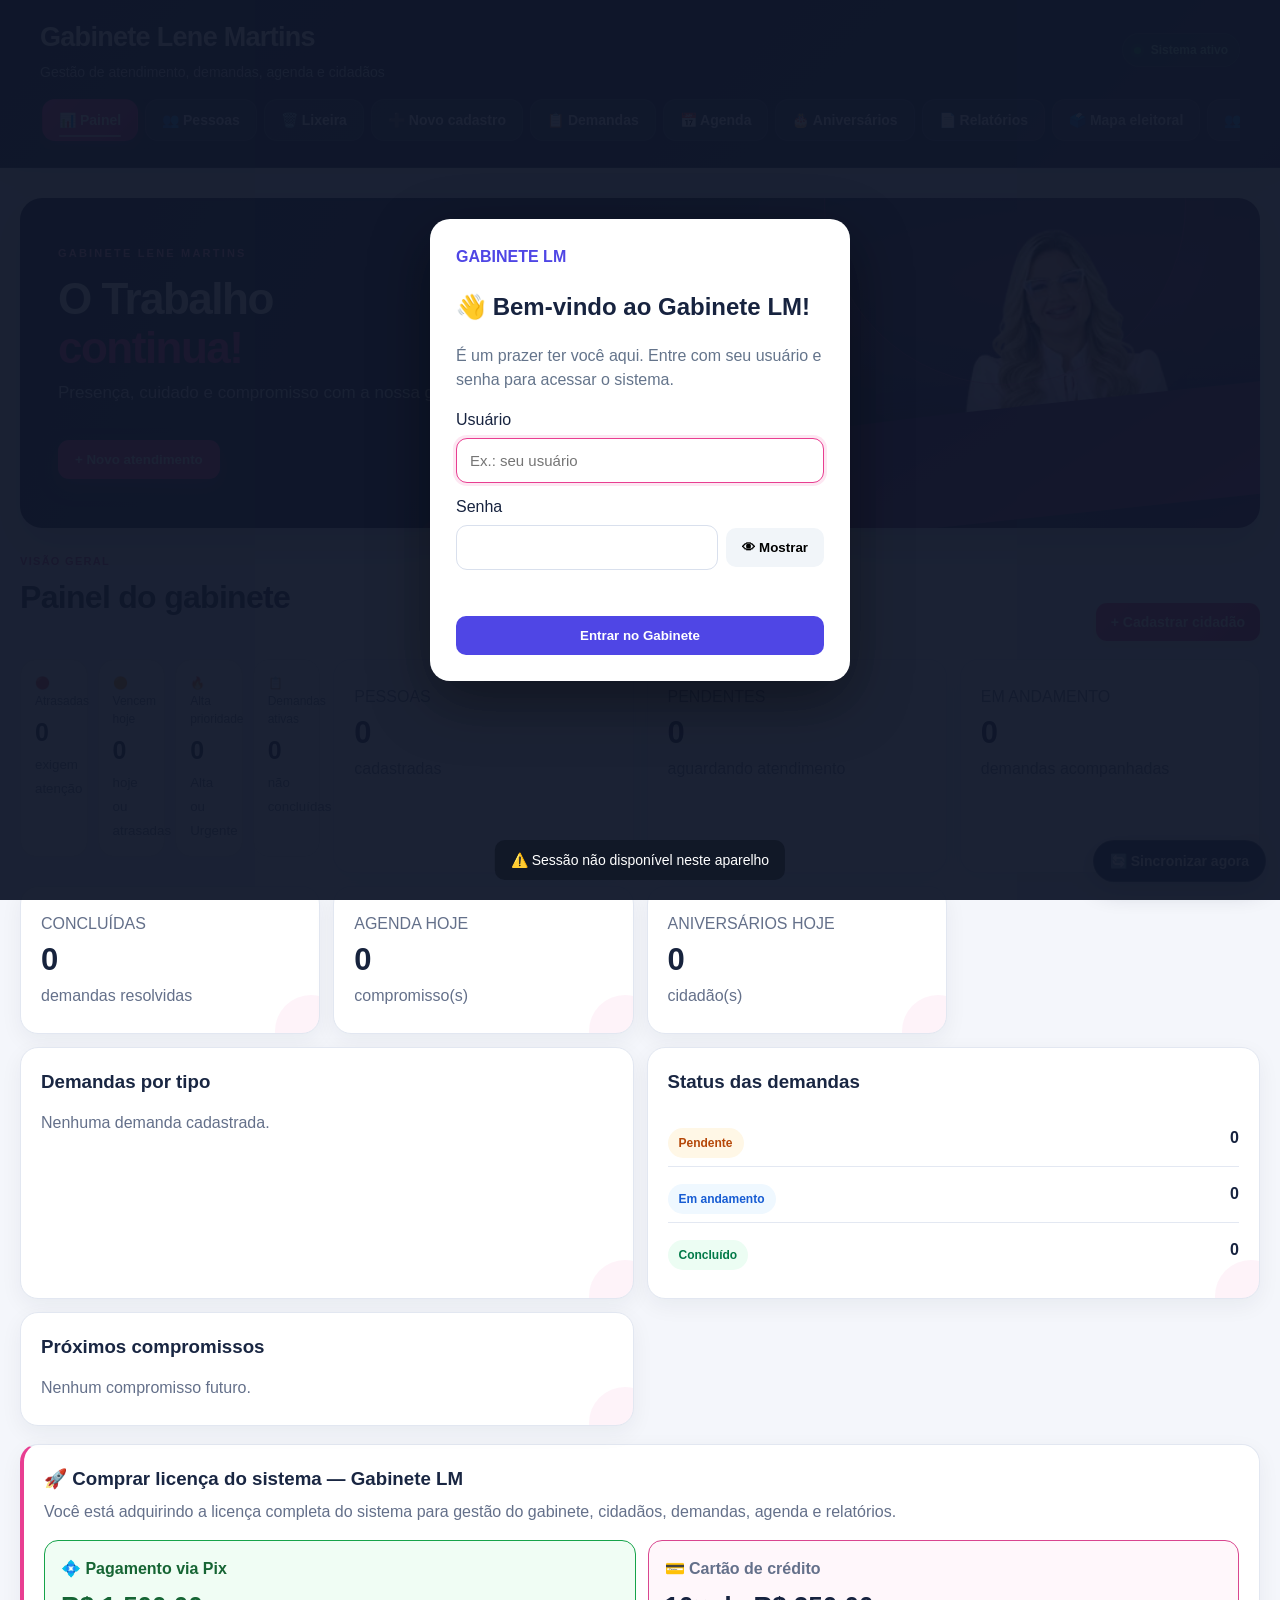
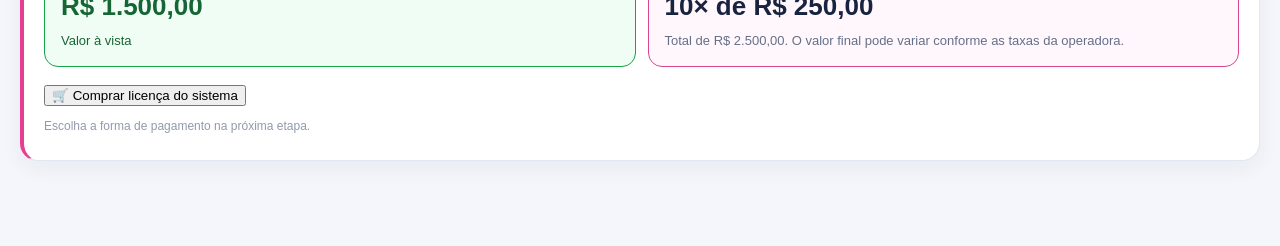
<file: index.html>
<!DOCTYPE html><html lang="pt-BR"><head><meta charset="UTF-8"><meta name="viewport" content="width=device-width, initial-scale=1.0"><meta name="theme-color" content="#111b35"><meta name="mobile-web-app-capable" content="yes"><meta name="application-name" content="Gabinete LM"><meta name="format-detection" content="telephone=no"><meta name="apple-mobile-web-app-capable" content="yes"><meta name="apple-mobile-web-app-status-bar-style" content="default"><meta name="apple-mobile-web-app-title" content="Gabinete Lene Martins"><link rel="apple-touch-icon" href="icons/icon-512.svg?v=3002"><link rel="icon" href="icons/icon-192.svg?v=3002" type="image/svg+xml"><title>Gabinete Lene Martins</title><link rel="manifest" href="manifest.webmanifest?v=3010"><link rel="stylesheet" href="style.css?v=2015"><link rel="stylesheet" href="ficha-extra.css?v=2001"></head><body><header class="topo"><div class="marca"><div><h1>Gabinete Lene Martins</h1><p>Gestão de atendimento, demandas, agenda e cidadãos</p></div><span class="online"><i></i> Sistema ativo</span></div><nav class="menu"><button data-permissao="painel" onclick="mostrarAba('painel')">📊 Painel</button><button data-permissao="pessoas" onclick="mostrarAba('pessoas')">👥 Pessoas</button><button data-permissao="pessoas" onclick="mostrarAba('lixeira')">🗑️ Lixeira</button><button data-permissao="cadastro" onclick="mostrarAba('cadastro')">➕ Novo cadastro</button><button data-permissao="demandas" onclick="mostrarAba('demandas')">📋 Demandas</button><button data-permissao="agenda" onclick="mostrarAba('agenda')">📅 Agenda</button><button data-permissao="aniversarios" onclick="mostrarAba('aniversarios')">🎂 Aniversários</button><button data-permissao="relatorios" onclick="mostrarAba('relatorios')">📄 Relatórios</button><button data-permissao="relatorios" onclick="mostrarAba('mapa-eleitoral')">🗳️ Mapa eleitoral</button><button data-permissao="configuracoes" type="button" onclick="abrirEquipeGabinete()">👥 Equipe</button><button data-permissao="configuracoes" type="button" onclick="abrirAuditoriaGabinete()">🛡️ Auditoria</button><button type="button" onclick="abrirPerfisGabinete()">👤 Perfil</button></nav><script>(function(){'use strict';var nav=document.querySelector('.menu');if(!nav)return;function active(id){nav.querySelectorAll('button').forEach(function(b){var m=(b.getAttribute('onclick')||'').match(/mostrarAba\(['"]([^'"]+)/);var on=!!m&&m[1]===id;b.classList.toggle('menu-ativo',on);if(on)b.setAttribute('aria-current','page');else b.removeAttribute('aria-current')})}nav.addEventListener('click',function(e){var b=e.target.closest('button');if(!b)return;var m=(b.getAttribute('onclick')||'').match(/mostrarAba\(['"]([^'"]+)/);if(m)active(m[1])});active('painel')})();</script></header><main><section id="painel" class="tab" style="display:block"><section class="hero-trabalho" aria-label="O Trabalho continua"><div class="hero-texto"><span class="hero-selo">GABINETE LENE MARTINS</span><h3>O Trabalho <em>continua!</em></h3><p>Presença, cuidado e compromisso com a nossa gente.</p><button type="button" onclick="mostrarAba(&quot;cadastro&quot;)">+ Novo atendimento</button></div><div class="hero-assinatura">GESTÃO • ATENDIMENTO • RESULTADOS</div></section><div class="titulo-aba"><div><span class="eyebrow">VISÃO GERAL</span><h2>Painel do gabinete</h2></div><button class="btn-secundario" onclick="mostrarAba('cadastro')">+ Cadastrar cidadão</button></div><div id="painelConteudo" class="painel-grid"></div></section><section id="pessoas" class="tab"><div class="titulo-aba"><div><span class="eyebrow">ATENDIMENTO</span><h2>Pessoas</h2></div><div class="acoes-topo"><button class="btn-secundario" onclick="mostrarAba('cadastro')">+ Novo cadastro</button><button onclick="imprimirPessoas()">🖨️ Imprimir / PDF</button></div></div><div class="filtros"><input id="buscaPessoa" type="search" placeholder="🔎 Nome, CPF, telefone ou demanda..."><input id="filtroBairro" type="search" placeholder="📍 Filtrar por bairro"></div><div id="listaPessoas"></div></section><section id="lixeira" class="tab"><div class="titulo-aba"><div><span class="eyebrow">RECUPERAÇÃO</span><h2>Lixeira de cadastros</h2><p>Os cadastros movidos para cá podem ser restaurados.</p></div><button class="btn-secundario" onclick="mostrarAba('pessoas')">← Voltar para pessoas</button></div><div class="filtros"><input id="buscaLixeira" type="search" placeholder="🔎 Buscar na lixeira por nome, CPF, telefone ou bairro"></div><div id="listaLixeira"></div></section><section id="cadastro" class="tab"><div class="titulo-aba"><div><span class="eyebrow">ATENDIMENTO</span><h2>Novo cadastro</h2></div><button class="btn-secundario" onclick="mostrarAba('pessoas')">← Voltar</button></div><form id="formCadastro"><div class="form-grid"><div class="campo campo-grande"><label>Nome completo *</label><input name="nome" required></div><div class="campo"><label>Nome da mãe</label><input name="mae"></div><div class="campo"><label>Apelido</label><input name="apelido" placeholder="Como a pessoa é conhecida"></div><div class="campo"><label>Data de nascimento</label><input name="nascimento" type="text" inputmode="numeric" maxlength="10" placeholder="DD/MM/AAAA" autocomplete="bday"></div><div class="campo"><label>CPF</label><input name="cpf" inputmode="numeric"></div><div class="campo"><label>Cartão SUS</label><input name="sus" inputmode="numeric"></div><div class="campo"><label>Telefone / WhatsApp</label><input name="telefone" type="tel"></div><div class="campo"><label>Bairro / Comunidade</label><input name="bairro"></div><div class="campo campo-grande"><label>Local de votação / escola</label><input name="localVotacao" placeholder="Ex.: Escola Amabílio, Escola Guadalupe"></div><div class="campo"><label>Código do local de votação (opcional)</label><input name="codigoLocalVotacao" inputmode="numeric" placeholder="Código oficial do TSE"></div><div class="campo"><label>Zona eleitoral</label><input name="zonaEleitoral" inputmode="numeric" maxlength="3" placeholder="Ex.: 015"></div><div class="campo"><label>Seção eleitoral</label><input name="secaoEleitoral" inputmode="numeric" maxlength="4" placeholder="Ex.: 0209"></div><div class="campo campo-grande"><label>Endereço</label><input name="endereco"></div><div class="campo"><label>CEP</label><input name="cep" inputmode="numeric" maxlength="9" placeholder="00000-000"></div><div class="campo"><label>Estado / origem</label><input name="cidadeOrigem" placeholder="Ex.: Pará"></div><div class="campo"><label>Raça / Cor</label><input name="racaCor"></div><div class="campo"><label>Nacionalidade</label><input name="nacionalidade" value="Brasileira"></div><div class="campo campo-grande"><label>Ponto de referência</label><input name="pontoReferencia" placeholder="Ex.: perto da igreja, ao lado da escola..."></div><div class="campo campo-grande"><label>Demanda *</label><input name="demanda" required placeholder="Ex.: Consulta, cirurgia, documento, infraestrutura..."></div><div class="campo"><label>Tipo de demanda *</label><select name="tipoDemanda" required><option value="">Selecione</option><option>Saúde</option><option>Educação</option><option>Assistência Social</option><option>Infraestrutura</option><option>Emprego</option><option>Documentação</option><option>Transporte</option><option>Habitação</option><option>Outro</option></select></div><div class="campo campo-grande"><label>Enviado para</label><select name="destinoEnvio"><option value="">Não informado</option><option>Carlos Vinicius</option><option>Cilene Couto</option><option>Secretaria de Saúde (Concórdia)</option><option>Outro</option></select></div><div class="campo campo-grande"><label>Procedimento / Serviço</label><input name="procedimento"></div><div class="campo"><label>Status</label><select name="status"><option>Pendente</option><option>Em andamento</option><option>Concluído</option></select></div><div class="campo campo-grande"><label>Procedimento já foi realizado?</label><select name="atendimentoRealizado"><option value="">Selecione</option><option value="Já realizado">Sim — já realizado</option><option value="Ainda não realizado">Não — ainda não realizado</option></select></div><div id="historicoRealizadoDetalhes" class="hlm-realizado-box" style="display:none"><div class="hlm-realizado-title">📍 Dados do procedimento já realizado</div><div class="hlm-realizado-grid"><div class="campo"><label>Tipo de procedimento realizado</label><input name="tipoProcedimentoRealizado" placeholder="Ex.: cirurgia, consulta, exame..."></div><div class="campo"><label>Hospital / Clínica / Local</label><input name="hospitalClinica" placeholder="Onde foi realizado"></div><div class="campo"><label>Data (manual)</label><input name="dataRealizacao" inputmode="numeric" placeholder="DD/MM/AAAA"></div><div class="campo"><label>Horário (manual)</label><input name="horaRealizacao" inputmode="numeric" placeholder="HH:MM"></div></div></div><div class="campo campo-grande"><label>Observações</label><textarea name="observacoes" rows="3"></textarea></div></div><div class="form-acoes"><button type="button" class="btn-cancelar" onclick="cancelarEdicao()">Limpar</button><button type="submit">Salvar cadastro</button></div></form></section><section id="demandas" class="tab"><div class="titulo-aba"><div><span class="eyebrow">ACOMPANHAMENTO</span><h2>Demandas</h2></div></div><div class="filtros filtros-demandas"><input id="buscaDemanda" type="search" placeholder="🔎 Buscar pessoa ou demanda..."><select id="filtroTipoDemanda"><option value="">Todos os tipos</option><option>Saúde</option><option>Educação</option><option>Assistência Social</option><option>Infraestrutura</option><option>Emprego</option><option>Documentação</option><option>Transporte</option><option>Habitação</option><option>Outro</option></select><select id="filtroStatusDemanda"><option value="">Todos os status</option><option>Pendente</option><option>Em andamento</option><option>Concluído</option></select><input id="filtroBairroDemanda" type="search" placeholder="📍 Bairro"></div><div id="listaDemandas"></div></section><section id="agenda" class="tab"><div class="titulo-aba"><div><span class="eyebrow">ORGANIZAÇÃO</span><h2>Agenda</h2></div></div><form id="formAgenda" class="form-agenda"><div class="form-grid"><div class="campo campo-grande"><label>Compromisso *</label><input name="assunto" required></div><div class="campo"><label>Data *</label><input name="data" type="date" required></div><div class="campo"><label>Horário</label><input name="hora" type="time"></div><div class="campo"><label>Tipo</label><select name="tipo"><option>Reunião</option><option>Atendimento</option><option>Evento</option><option>Visita</option><option>Outro</option></select></div><div class="campo"><label>Status</label><select name="status"><option>Pendente</option><option>Concluído</option></select></div><div class="campo campo-grande"><label>Observações</label><textarea name="observacoes" rows="2"></textarea></div></div><button type="submit">+ Adicionar à agenda</button></form><div id="listaAgenda"></div></section><section id="aniversarios" class="tab"><div class="titulo-aba"><div><span class="eyebrow">RELACIONAMENTO</span><h2>Aniversários</h2></div></div><div id="listaAniversarios"></div></section><section id="relatorios" class="tab"><div class="titulo-aba"><div><span class="eyebrow">GESTÃO</span><h2>Relatórios</h2></div><button class="btn-secundario" onclick="imprimirRelatorio()">🖨️ Imprimir / Salvar PDF</button></div><div class="filtros filtros-demandas"><input id="relInicio" type="date"><input id="relFim" type="date"><select id="relTipo"><option value="">Todos os tipos</option><option>Saúde</option><option>Educação</option><option>Assistência Social</option><option>Infraestrutura</option><option>Emprego</option><option>Documentação</option><option>Transporte</option><option>Habitação</option><option>Outro</option></select><select id="relStatus"><option value="">Todos os status</option><option>Pendente</option><option>Em andamento</option><option>Concluído</option></select><input id="relBairro" type="search" placeholder="📍 Bairro"><button type="button" onclick="gerarRelatorio()">🔎 Gerar relatório</button><button type="button" class="btn-cancelar" onclick="limparRelatorio()">Limpar filtros</button></div><div id="resultadoRelatorio"></div></section><section id="mapa-eleitoral" class="tab"><div class="titulo-aba"><div><span class="eyebrow">DADOS OFICIAIS</span><h2>Mapa eleitoral</h2><p>Resultados oficiais do TSE por eleição, município, local de votação e seção, com comparação agregada dos cadastros.</p></div></div><div id="mapaEleitoralGabinete"></div></section></main><script src="supabase-config.js?v=1002"></script><script src="banco-v6.js?v=1040"></script><script src="sync-resgate-v1.js?v=2003"></script><script src="sync-conflitos-v1.js?v=1001"></script><script src="protocolo-demandas.js?v=1003"></script><script src="app.js?v=1013"></script><script src="aniversarios-fix-v1.js?v=1005"></script><script src="relatorios.js?v=1002"></script><script src="multiplas-demandas.js?v=1003"></script><script src="ficha-cidadao.js?v=1003"></script><script src="ficha-acoes.js?v=1002"></script><script src="atendimento.js?v=1002"></script><script src="gestao-gabinete.js?v=1002"></script><script src="dashboard-avancado.js?v=1002"></script><script src="central-comunicacao.js?v=1002"></script><script src="controle-acesso.js?v=1009"></script><script src="prioridade-sync.js?v=1002"></script><script src="gestao-demandas.js?v=2002"></script><script src="cadastro-demanda-v2.js?v=1006"></script><script src="historico-realizado-v1.js?v=1005"></script><script src="procedimentos-multiplos-v1.js?v=1003"></script><script src="painel-demandas-v2.js?v=1001"></script><script src="demanda-pro-v2.js?v=1001"></script><script src="documentos-cidadao-v1.js?v=1003"></script><script src="inicio-painel-v1.js?v=1004"></script><script src="equipe-gabinete-v6.js?v=13002"></script><script src="equipe-gabinete-bridge-v4.js?v=13004"></script><script src="auth-redirect-fix-v1.js?v=7001"></script><script src="ficha-atalho-v1.js?v=1001"></script><script src="demanda-pro-v3.js?v=4001"></script><script src="prazos-demandas-v1.js?v=1001"></script><script src="procedimentos-cidadao-v1.js?v=1002"></script><script src="timeline-procedimento-v1.js?v=1001"></script><script src="auditoria-ui-v1.js?v=1003"></script><script src="destino-demanda-v1.js?v=1004"></script><script src="localizacao-impressao-v1.js?v=1009"></script><script src="cadastro-limpeza-v1.js?v=1003"></script><script src="acompanhamento-lembretes-v2.js?v=2003"></script><script src="controle-pastas-impressao-v1.js?v=2011"></script><script src="notificacoes-gabinete-v1.js?v=1003"></script><script src="backup-local-seguro-v1.js?v=1002"></script><script src="importacao-documentos-v1.js?v=1001"></script><script src="melhorias-completas-v1.js?v=1002"></script><script src="mapa-eleitoral-resultados-v1.js?v=1014"></script><script src="mapa-eleitoral-tse-live-v1.js?v=1015"></script><script>(function(){'use strict';function dedup(){var nav=document.querySelector('.menu');if(!nav)return;var seen=false;nav.querySelectorAll('button').forEach(function(b){var label=(b.textContent||'').replace(/[🗳️🗳︎]/g,'').replace(/\s+/g,' ').trim().toLowerCase();if(label.indexOf('mapa eleitoral')!==-1){if(seen)b.remove();else seen=true;}})}if(document.readyState==='loading')document.addEventListener('DOMContentLoaded',dedup);else dedup();var nav=document.querySelector('.menu');if(nav)new MutationObserver(dedup).observe(nav,{childList:true,subtree:true});})();</script><div id="syncGabineteBox" style="position:fixed;right:14px;bottom:18px;z-index:2147483646;display:flex;gap:8px;align-items:center"><button id="btnSyncGabineteFixo" type="button" style="border:0;border-radius:999px;padding:12px 16px;background:#e91e63;color:#fff;font:700 14px Arial;box-shadow:0 5px 18px #0003;cursor:pointer">🔄 Sincronizar agora</button></div><script>(function(){'use strict';const b=document.getElementById('btnSyncGabineteFixo');function read(){try{const d=JSON.parse(localStorage.getItem('gabineteDigitalDemo')||'{"people":[],"agenda":[]}');d.people=Array.isArray(d.people)?d.people:[];return d}catch(e){return{people:[],agenda:[]}}}function toast(m){let t=document.getElementById('gabineteToast');if(!t){t=document.createElement('div');t.id='gabineteToast';t.style.cssText='position:fixed;left:50%;bottom:75px;transform:translateX(-50%);z-index:2147483647;background:#111827;color:#fff;padding:14px 18px;border-radius:12px;font:14px Arial;white-space:pre-line;max-width:92%;box-shadow:0 8px 30px #0006'}t.textContent=m;t.style.display='block'}b.onclick=async()=>{if(b.disabled)return;b.disabled=true;b.textContent='⏳ Aguarde...';let t=document.getElementById('gabineteToast');if(!t){t=document.createElement('div');t.id='gabineteToast';document.body.appendChild(t)}t.style.cssText='position:fixed;left:50%;bottom:75px;transform:translateX(-50%);z-index:2147483647;background:#111827;color:#fff;padding:14px 18px;border-radius:12px;font:14px Arial;white-space:pre-line;max-width:92%;box-shadow:0 8px 30px #0003';t.style.display='block';t.textContent='🔄 Sincronização iniciada...';window.__gabineteSyncManual=true;try{if(!window.GabineteDB)throw Error('O módulo do banco não carregou.');if(typeof window.GabineteDB.sincronizar!=='function')throw Error('Função de sincronização não disponível.');const timeout=new Promise((_,reject)=>setTimeout(()=>reject(Error('Tempo esgotado após 45 segundos.')),45000));const r=await Promise.race([window.GabineteDB.sincronizar(),timeout]);if(r?.busy){t.textContent='⏳ '+(r.message||'Sincronização já em andamento. Aguarde e tente novamente.');return}if(!r){const st=window.__gabineteSyncStatus;throw Error(st?.message||'A sincronização falhou sem retornar detalhes. Abra o console do navegador para diagnóstico.');}t.textContent='✅ Sincronização finalizada.\nCidadãos: '+r.people+'\nConfira a quantidade de demandas na tela.'}catch(e){console.error('[Gabinete] sincronização manual',e);t.textContent='❌ '+(e.message||String(e))+'\n\nOs dados locais foram preservados.'}finally{window.__gabineteSyncManual=false;clearTimeout(t._manualTimer);t._manualTimer=setTimeout(()=>{t.style.display='none'},6500);b.disabled=false;b.textContent='🔄 Sincronizar agora'}};})();</script><script>
(function(){
 'use strict';
 if(!('serviceWorker' in navigator)) return;
 window.addEventListener('load',function(){
  navigator.serviceWorker.register('./sw.js?v=87',{scope:'./',updateViaCache:'none'}).then(function(reg){
   reg.update().catch(function(){});
   reg.addEventListener('updatefound',function(){
    var worker=reg.installing;if(!worker)return;
    worker.addEventListener('statechange',function(){
     if(worker.state==='installed'&&navigator.serviceWorker.controller){
      var box=document.getElementById('pwaUpdateNotice');
      if(!box){box=document.createElement('div');box.id='pwaUpdateNotice';box.style.cssText='position:fixed;z-index:2147483646;left:12px;right:12px;bottom:18px;background:#fff;color:#271923;border:1px solid #e91e63;border-radius:14px;padding:14px;box-shadow:0 8px 28px #0002;font:14px Arial';box.innerHTML='<strong>Atualização disponível</strong><p style="margin:8px 0">Salve o que estiver preenchendo antes de atualizar o aplicativo.</p><button id="pwaUpdateReload" type="button" style="background:#e91e63;color:#fff;border:0;border-radius:9px;padding:10px 14px;font-weight:bold">Atualizar agora</button><button id="pwaUpdateLater" type="button" style="margin-left:8px;padding:10px;border:0;border-radius:9px">Depois</button>';document.body.appendChild(box);
       document.getElementById('pwaUpdateReload').onclick=function(){worker.postMessage({type:'SKIP_WAITING'});window.location.reload();};
       document.getElementById('pwaUpdateLater').onclick=function(){box.remove();};
      }
     }
    });
   });
  }).catch(function(err){console.warn('[PWA] Não foi possível registrar o aplicativo:',err);});
 });
})();
</script><!-- Registro único do Service Worker: sw.js?v=85 -->
</body></html>
</file>
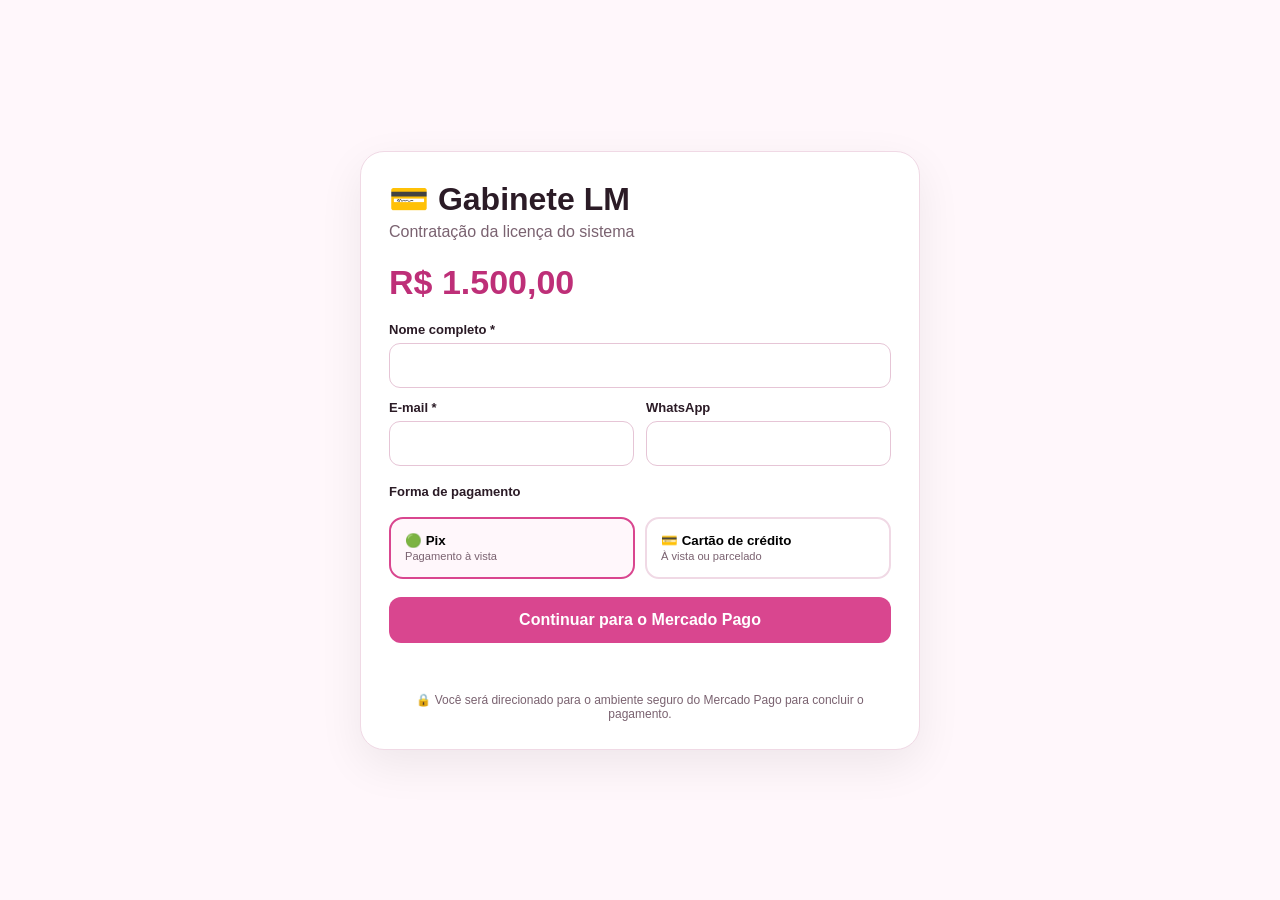
<file: pagamento.html>
<!doctype html><html lang="pt-BR"><head><meta charset="utf-8"><meta name="viewport" content="width=device-width,initial-scale=1"><meta name="theme-color" content="#d9468f"><title>Pagamento — Gabinete LM</title><style>*{box-sizing:border-box}body{margin:0;font-family:Arial,sans-serif;background:#fff7fb;color:#2b1b26;min-height:100vh;display:grid;place-items:center;padding:20px}.box{width:min(560px,100%);background:#fff;border:1px solid #f0d9e5;border-radius:24px;padding:28px;box-shadow:0 15px 45px #00000012}h1{margin:0 0 5px}.sub{color:#7a6270;margin:0 0 22px}.preco{font-size:34px;font-weight:900;margin:8px 0 20px;color:#be2f78}.grid{display:grid;grid-template-columns:1fr 1fr;gap:12px}.full{grid-column:1/-1}label{display:block;font-size:13px;font-weight:800;margin:0 0 6px}input,select{width:100%;padding:13px;border:1px solid #e6c5d6;border-radius:11px;font-size:15px}input:focus,select:focus{outline:0;border-color:#d9468f;box-shadow:0 0 0 3px #d9468f22}.opcoes{display:grid;grid-template-columns:1fr 1fr;gap:10px;margin:18px 0}.opcao{border:2px solid #f0d9e5;border-radius:14px;padding:14px;cursor:pointer;background:#fff;text-align:left}.opcao.ativa{border-color:#d9468f;background:#fff7fb}.opcao strong{display:block}.opcao small{color:#7a6270}.acoes{margin-top:18px}.btn{width:100%;border:0;border-radius:12px;padding:14px;background:#d9468f;color:#fff;font-size:16px;font-weight:800;cursor:pointer}.btn:disabled{opacity:.6}.msg{min-height:20px;margin-top:12px;font-size:13px;color:#b42318;text-align:center}.seguro{margin-top:18px;text-align:center;color:#7a6270;font-size:12px}@media(max-width:520px){.grid,.opcoes{grid-template-columns:1fr}.full{grid-column:auto}}</style></head><body><main class="box"><h1>💳 Gabinete LM</h1><p class="sub">Contratação da licença do sistema</p><div class="preco" id="preco">R$ 1.500,00</div><form id="f"><div class="grid"><div class="full"><label>Nome completo *</label><input id="nome" required autocomplete="name"></div><div><label>E-mail *</label><input id="email" type="email" required autocomplete="email"></div><div><label>WhatsApp</label><input id="telefone" type="tel" autocomplete="tel"></div></div><label style="margin-top:18px">Forma de pagamento</label><div class="opcoes"><button type="button" class="opcao ativa" data-meio="pix"><strong>🟢 Pix</strong><small>Pagamento à vista</small></button><button type="button" class="opcao" data-meio="cartao"><strong>💳 Cartão de crédito</strong><small>À vista ou parcelado</small></button></div><div id="parcelas" style="display:none"><label>Tipo de pagamento</label><select id="tipo"><option value="unico">Pagamento único — 1x</option><option value="parcelado">Pagamento parcelado — até 10x</option></select></div><div class="acoes"><button id="go" class="btn" type="submit">Continuar para o Mercado Pago</button></div><div id="msg" class="msg"></div></form><div class="seguro">🔒 Você será direcionado para o ambiente seguro do Mercado Pago para concluir o pagamento.</div></main><script>const FN='https://qizakldwyeqbummhtpsg.supabase.co/functions/v1/mercadopago-public-checkout';let meio='pix';const botoes=[...document.querySelectorAll('.opcao')];function atual(){botoes.forEach(b=>b.classList.toggle('ativa',b.dataset.meio===meio));document.getElementById('parcelas').style.display=meio==='cartao'?'block':'none';const parcelado=meio==='cartao'&&document.getElementById('tipo').value==='parcelado';document.getElementById('preco').textContent=meio==='pix'?'R$ 1.500,00':parcelado?'10× de R$ 250,00':'R$ 2.500,00'}botoes.forEach(b=>b.onclick=()=>{meio=b.dataset.meio;atual()});document.getElementById('tipo').onchange=atual;atual();document.getElementById('f').onsubmit=async e=>{e.preventDefault();const btn=document.getElementById('go'),msg=document.getElementById('msg');btn.disabled=true;btn.textContent='Preparando pagamento...';msg.textContent='';try{const tipo=meio==='cartao'?document.getElementById('tipo').value:'unico';const r=await fetch(FN,{method:'POST',headers:{'Content-Type':'application/json'},body:JSON.stringify({nome:document.getElementById('nome').value,email:document.getElementById('email').value,telefone:document.getElementById('telefone').value,tipo_pagamento:tipo,meio_pagamento:meio,origin:location.origin+'/Gabinete-sa-de-LM/pagamento.html'})});const j=await r.json().catch(()=>({}));if(!r.ok)throw Error(j.error||'Não foi possível iniciar o pagamento.');location.href=j.init_point||j.sandbox_init_point}catch(x){msg.textContent=x.message||String(x);btn.disabled=false;btn.textContent='Continuar para o Mercado Pago'}};</script></body></html>
</file>
<file: style.css>
*{box-sizing:border-box}:root{--primary:#d9468f;--primary-dark:#be2f78;--background:#fff7fb;--card:#fff;--text:#2b1b26;--muted:#7a6270;--border:#f0d9e5;--success:#16a34a;--warning:#f59e0b}html{scroll-behavior:smooth}body{margin:0;font-family:Inter,Arial,Helvetica,sans-serif;background:var(--background);color:var(--text);line-height:1.5}.topo{background:#fff;border-bottom:1px solid var(--border);padding:20px;position:sticky;top:0;z-index:100}.marca{max-width:1200px;margin:0 auto 16px;display:flex;justify-content:space-between;align-items:center;gap:15px}.marca h1{margin:0;font-size:29px;font-weight:800}.marca p{margin:4px 0 0;color:var(--muted);font-size:14px}.online{white-space:nowrap;background:#ecfdf3;color:#027a48;padding:7px 11px;border-radius:999px;font-size:12px;font-weight:800}.online i{display:inline-block;width:7px;height:7px;background:#16a34a;border-radius:50%;margin-right:6px}.menu{max-width:1200px;margin:auto;display:flex;gap:9px;overflow-x:auto;overflow-y:hidden;padding:0 2px 9px;scrollbar-width:thin;scrollbar-color:#d9468f #fce7f3;overscroll-behavior-x:contain;-webkit-overflow-scrolling:touch;scroll-behavior:smooth}.menu::-webkit-scrollbar{height:8px}.menu::-webkit-scrollbar-track{background:#fce7f3;border-radius:99px}.menu::-webkit-scrollbar-thumb{background:#d9468f;border-radius:99px;border:1px solid #fce7f3}.menu::-webkit-scrollbar-thumb:hover{background:#be2f78}.menu button,.acoes-topo button{flex:0 0 auto;border:0;background:#fce7f3;color:var(--text);padding:12px 16px;border-radius:12px;font-size:14px;font-weight:750;cursor:pointer;transition:.18s ease}.menu button:hover,.acoes-topo button:hover{background:#fbcfe8;transform:translateY(-1px)}main{max-width:1200px;margin:0 auto;padding:30px 20px 70px}.tab{display:none}.tab h2{margin:3px 0 20px;font-size:31px}.tab:first-child{display:block}.titulo-aba{display:flex;align-items:flex-end;justify-content:space-between;gap:16px;margin-bottom:18px}.eyebrow{display:block;color:var(--primary);font-size:11px;font-weight:900;letter-spacing:1.3px;margin-bottom:4px}.acoes-topo{display:flex;gap:8px;flex-wrap:wrap}.card{background:var(--card);border:1px solid var(--border);border-radius:18px;padding:20px;margin-bottom:15px;box-shadow:0 4px 14px rgba(16,24,40,.05)}.card h3{margin:0 0 7px}.card p{margin:5px 0;color:var(--muted)}.destaque{border-left:4px solid var(--primary)}button{font-family:inherit}.acoes{display:flex;flex-wrap:wrap;gap:7px;margin-top:13px}.acoes button,.form-acoes button,.form-agenda>button,.titulo-aba>.btn-secundario,.ficha-acoes button{background:var(--primary);color:#fff;border:0;border-radius:11px;padding:11px 15px;font-size:14px;font-weight:750;cursor:pointer;transition:.18s ease}.acoes button:hover,.form-acoes button:hover,.form-agenda>button:hover,.titulo-aba>.btn-secundario:hover,.ficha-acoes button:hover{background:var(--primary-dark);transform:translateY(-1px)}.btn-secundario{background:#fce7f3!important;color:var(--text)!important}.btn-cancelar{background:#fce7f3!important;color:var(--text)!important}.filtros{display:grid;grid-template-columns:2fr 1fr;gap:11px;margin-bottom:20px}.filtros-demandas{grid-template-columns:2fr 1fr 1fr 1fr}form{background:var(--card);border:1px solid var(--border);border-radius:18px;padding:22px;box-shadow:0 4px 14px rgba(16,24,40,.05)}.form-grid{display:grid;grid-template-columns:repeat(2,1fr);gap:0 15px}.campo{margin-bottom:15px}.campo-grande{grid-column:span 2}.campo label{display:block;margin-bottom:6px;font-size:13px;font-weight:800}.campo input,.campo select,.campo textarea,input,select,textarea{width:100%;border:1px solid #e6c5d6;border-radius:11px;background:#fff;color:var(--text);padding:12px 13px;font-size:15px;outline:none;transition:.18s ease}.campo input:focus,.campo select:focus,textarea:focus,input:focus,select:focus{border-color:var(--primary);box-shadow:0 0 0 3px rgba(217,70,143,.14)}.form-acoes{display:flex;justify-content:flex-end;gap:9px;border-top:1px solid var(--border);padding-top:17px}.form-agenda{margin-bottom:20px}.form-agenda>button{margin-top:0}#listaPessoas,#listaDemandas,#listaAgenda,#listaAniversarios{display:grid;gap:13px}.status{display:inline-block;margin-top:9px;padding:6px 11px;border-radius:999px;background:#fce7f3;color:#7a284f;font-size:12px;font-weight:800}.status.pendente{background:#fff7e6;color:#b54708}.status.andamento,.status.em-andamento{background:#eff8ff;color:#175cd3}.status.concluido{background:#ecfdf3;color:#027a48}.whatsapp{display:inline-block;margin-top:12px;background:#16a34a;color:#fff!important;text-decoration:none;border-radius:10px;padding:10px 15px;font-weight:700;transition:.18s ease}.whatsapp:hover{filter:brightness(.94);transform:translateY(-1px)}#painelConteudo{display:grid;grid-template-columns:repeat(4,1fr);gap:13px}#painelConteudo>.card{min-height:125px;margin:0}.numero{font-size:31px;font-weight:900;line-height:1.1;margin:7px 0;color:var(--text)}.dashboard-bloco{grid-column:span 2;min-height:0!important}.dashboard-bloco h3{margin-bottom:15px}.barra-item{margin:12px 0}.barra-item>div:first-child,.status-linha,.agenda-resumo{display:flex;justify-content:space-between;align-items:center;gap:12px}.barra{height:8px;background:#fce7f3;border-radius:99px;overflow:hidden;margin-top:7px}.barra i{display:block;height:100%;background:var(--primary);border-radius:99px}.status-linha{padding:8px 0;border-bottom:1px solid var(--border)}.status-linha:last-child{border-bottom:0}.agenda-resumo{padding:10px 0;border-bottom:1px solid var(--border);flex-direction:column;align-items:flex-start}.agenda-resumo:last-child{border-bottom:0}.agenda-resumo span{color:var(--muted);font-size:13px}.vazio{text-align:center;padding:30px}.modal-ficha{position:fixed;inset:0;background:rgba(43,27,38,.58);z-index:500;display:flex;align-items:center;justify-content:center;padding:20px}.ficha{width:min(850px,100%);max-height:92vh;overflow:auto;background:#fff;border-radius:22px;padding:26px;box-shadow:0 20px 60px rgba(0,0,0,.25)}.ficha-topo{display:flex;justify-content:space-between;align-items:flex-start;border-bottom:1px solid var(--border);padding-bottom:15px;margin-bottom:18px}.ficha-topo h2{margin:3px 0 0;font-size:27px}.fechar-ficha{border:0;background:#fce7f3;border-radius:10px;padding:9px 12px;font-size:18px;cursor:pointer}.ficha-grid{display:grid;grid-template-columns:repeat(2,1fr);gap:12px}.ficha-grid>div{background:#fff9fc;border:1px solid var(--border);border-radius:13px;padding:12px}.ficha-grid small{display:block;color:var(--muted);font-size:11px;font-weight:800;text-transform:uppercase;margin-bottom:3px}.ficha-grid strong{display:block}.ficha-full{grid-column:span 2}.ficha-secao{margin-top:22px}.ficha-secao-titulo{display:flex;justify-content:space-between;align-items:center;margin-bottom:10px}.ficha-secao-titulo h3{margin:0}.ficha-secao-titulo span{font-size:12px;color:var(--muted)}.demanda-historico{display:flex;justify-content:space-between;gap:15px;align-items:center;border:1px solid var(--border);border-radius:13px;padding:13px;margin-bottom:8px}.demanda-historico p{font-size:13px}.ficha-acoes{display:flex;gap:8px;flex-wrap:wrap;border-top:1px solid var(--border);margin-top:20px;padding-top:16px}.rel-cabecalho{display:flex;justify-content:space-between;align-items:flex-end;gap:20px;margin:8px 0 16px}.rel-cabecalho h2{margin:2px 0 6px;font-size:28px}.rel-cabecalho p{margin:0;color:var(--muted)}.rel-gerado{font-size:12px;color:var(--muted);text-align:right}.rel-resumo{display:grid;grid-template-columns:repeat(4,1fr);gap:13px;margin-bottom:15px}.rel-resumo>div{background:#fff;border:1px solid var(--border);border-radius:16px;padding:17px;box-shadow:0 4px 14px rgba(16,24,40,.04)}.rel-resumo span{display:block;color:var(--muted);font-size:13px;font-weight:700}.rel-resumo strong{display:block;font-size:29px;line-height:1.1;margin-top:5px}.rel-grid{display:grid;grid-template-columns:1fr 1fr;gap:13px}.rel-linha{display:flex!important;justify-content:space-between;align-items:center;border-bottom:1px solid var(--border);padding:9px 0!important}.rel-linha:last-child{border-bottom:0}.rel-linha strong{font-size:18px;color:var(--text)}.rel-tabela{overflow:hidden}.rel-tabela-topo{display:flex;justify-content:space-between;align-items:center;margin-bottom:10px}.rel-tabela-topo h3{margin:0}.rel-tabela-topo p{margin:2px 0 0!important;font-size:12px}.tabela-wrap{width:100%;overflow-x:auto;-webkit-overflow-scrolling:touch}table{width:100%;border-collapse:collapse;min-width:820px;font-size:13px}th,td{padding:11px 9px;border-bottom:1px solid var(--border);text-align:left;vertical-align:middle}th{background:#fff9fc;color:#7a6270;font-size:11px;text-transform:uppercase;letter-spacing:.4px;white-space:nowrap}td{color:#344054}.rel-tabela .status{margin:0;white-space:nowrap}.rel-tabela tr:last-child td{border-bottom:0}@media print{.topo,.menu,.acoes-topo,.filtros,.titulo-aba,.form-agenda,form{display:none!important}.modal-ficha{position:static;background:#fff;padding:0}.ficha{max-height:none;box-shadow:none;width:100%;padding:0}.ficha-acoes{display:none!important}body{background:#fff}main{max-width:100%;padding:0}.tab{display:none!important}#relatorios{display:block!important}.rel-cabecalho{margin-bottom:15px}.rel-resumo{grid-template-columns:repeat(4,1fr)}.card{box-shadow:none;border:1px solid #ccc;break-inside:avoid}}@media(max-width:800px){.filtros-demandas{grid-template-columns:1fr 1fr}.dashboard-bloco{grid-column:span 2}.rel-resumo{grid-template-columns:repeat(2,1fr)}}@media(max-width:700px){.topo{padding:16px 13px}.marca{align-items:flex-start}.marca h1{font-size:24px}.marca p{font-size:12px}.online{font-size:10px;padding:6px 8px}.menu{gap:6px}.menu button{padding:10px 12px;font-size:13px}main{padding:22px 13px 50px}.tab h2{font-size:27px}.titulo-aba{align-items:flex-start;flex-direction:column}.acoes-topo{width:100%}.filtros,.filtros-demandas,.form-grid,.ficha-grid{grid-template-columns:1fr}.campo-grande,.ficha-full{grid-column:span 1}#painelConteudo{grid-template-columns:1fr 1fr}.dashboard-bloco{grid-column:span 2}form{padding:17px}.card{padding:16px}.form-acoes{justify-content:stretch}.form-acoes button{flex:1}.demanda-historico{align-items:flex-start;flex-direction:column}.rel-cabecalho{display:block}.rel-gerado{text-align:left;margin-top:8px}.rel-grid{grid-template-columns:1fr}.rel-resumo{grid-template-columns:1fr 1fr}.rel-tabela{padding:13px}.rel-tabela .tabela-wrap{overflow:visible}.rel-tabela table{min-width:0}.rel-tabela thead{display:none}.rel-tabela tbody,.rel-tabela tr,.rel-tabela td{display:block;width:100%}.rel-tabela tr{border:1px solid var(--border);border-radius:13px;margin-bottom:10px;padding:8px;background:#fff}.rel-tabela td{display:flex;justify-content:space-between;gap:12px;border:0;padding:7px 4px;text-align:right}.rel-tabela td:before{content:attr(data-label);font-weight:800;color:var(--muted);text-align:left}.rel-tabela td:first-child{padding-top:4px}.rel-tabela td:last-child{padding-bottom:4px}}@media(max-width:420px){#painelConteudo{grid-template-columns:1fr}.dashboard-bloco{grid-column:span 1}.rel-resumo{grid-template-columns:1fr 1fr}.rel-resumo>div{padding:13px}.rel-resumo strong{font-size:25px}}
/* Identidade visual renovada — Gabinete Lene Martins */
:root{--primary:#e83e91;--primary-dark:#c91d70;--background:#f4f6fb;--card:#fff;--text:#17233d;--muted:#65708a;--border:#e2e7f0;--success:#16865b;--warning:#b7791f}
body{background:linear-gradient(180deg,#f7f8fc 0%,#f2f4fa 100%);color:var(--text)}
.topo{background:rgba(16,27,53,.98);border-bottom:1px solid #263554;box-shadow:0 8px 30px rgba(13,24,49,.13);padding:17px 20px}
.marca h1{color:#fff;letter-spacing:-.7px;font-size:27px}.marca p{color:#b9c4da}
.online{background:rgba(22,163,74,.14);color:#9be8bd;border:1px solid rgba(155,232,189,.18)}
.online i{box-shadow:0 0 0 4px rgba(22,163,74,.15)}
.menu{gap:7px}.menu button,.acoes-topo button{background:rgba(255,255,255,.08);color:#e9edf7;border:1px solid rgba(255,255,255,.09);border-radius:10px}
.menu button:hover,.menu button:focus-visible{background:#e83e91;color:#fff;transform:translateY(-1px)}
main{max-width:1320px;padding-top:32px}.tab h2{color:#17233d;letter-spacing:-.8px;font-size:32px}.eyebrow{color:#df3487}
.card,form,.rel-resumo>div{border-color:#e5e9f2;box-shadow:0 8px 28px rgba(25,39,71,.055);border-radius:18px}
.titulo-aba>.btn-secundario,.acoes button,.form-acoes button,.form-agenda>button,.ficha-acoes button{box-shadow:0 5px 12px rgba(217,54,133,.14)}
input,select,textarea,.campo input,.campo select,.campo textarea{border-color:#dbe2ee;border-radius:10px}
#painelConteudo>.card{border-top:3px solid #e83e91}.numero{color:#17233d}
.hero-trabalho{position:relative;isolation:isolate;overflow:hidden;min-height:250px;margin-top:20px;padding:34px 38px;border-radius:22px;color:#fff;background:radial-gradient(ellipse at 83% 25%,rgba(232,62,145,.36),transparent 34%),linear-gradient(115deg,#101b35 0%,#172749 57%,#351b4a 100%);box-shadow:0 16px 38px rgba(16,27,53,.18);display:flex;align-items:center;justify-content:space-between;gap:24px}
.hero-trabalho:before{content:"";position:absolute;z-index:-1;width:360px;height:360px;border:1px solid rgba(232,62,145,.38);border-radius:50%;right:6%;top:-175px;box-shadow:0 0 0 28px rgba(232,62,145,.045),0 0 0 65px rgba(232,62,145,.035)}
.hero-trabalho:after{content:"";position:absolute;z-index:-1;right:-8%;bottom:-145px;width:72%;height:190px;transform:rotate(-10deg);background:linear-gradient(90deg,transparent,rgba(232,62,145,.75),rgba(232,62,145,.08));border-radius:50%}
.hero-texto{max-width:740px}.hero-selo{font-size:11px;letter-spacing:2.2px;font-weight:900;color:#ff9bc9}
.hero-trabalho h3{font-size:clamp(35px,5vw,58px);line-height:1.05;letter-spacing:-1.8px;margin:12px 0 10px;color:#fff}
.hero-trabalho h3 em{font-style:normal;color:#f64c9f}.hero-trabalho p{font-size:16px;color:#d4dced;margin:0 0 22px}
.hero-trabalho button{background:#e83e91;color:#fff;border:0;border-radius:11px;padding:12px 17px;font-weight:800;cursor:pointer;box-shadow:0 8px 20px rgba(232,62,145,.23)}
.hero-trabalho button:hover{background:#f45ca7}.hero-assinatura{align-self:flex-end;color:#d6dcec;font-size:10px;letter-spacing:1.6px;font-weight:800;white-space:nowrap}
#syncGabineteBox button{background:#172749!important;border:1px solid rgba(255,255,255,.18)!important;box-shadow:0 8px 24px rgba(16,27,53,.24)!important}
@media(max-width:700px){.topo{padding:15px 12px}.marca h1{font-size:22px}.menu button{background:rgba(255,255,255,.1);padding:10px 12px}.hero-trabalho{padding:25px 22px;min-height:220px;border-radius:18px}.hero-trabalho h3{font-size:37px;letter-spacing:-1px}.hero-trabalho p{font-size:14px;max-width:280px}.hero-assinatura{display:none}main{padding-top:23px}}
@media(prefers-reduced-motion:reduce){*{scroll-behavior:auto!important;transition:none!important}}

/* Acabamento da navegação e hierarquia visual */
.menu button{white-space:nowrap;position:relative}
.menu button.menu-ativo{background:linear-gradient(135deg,#e83e91,#c82c7a);color:#fff;border-color:transparent;box-shadow:0 5px 16px rgba(232,62,145,.24)}
.menu button.menu-ativo:after{content:"";position:absolute;left:16px;right:16px;bottom:3px;height:2px;border-radius:2px;background:rgba(255,255,255,.72)}
.tab{animation:abaEntrar .22s ease-out}
@keyframes abaEntrar{from{opacity:.75;transform:translateY(3px)}to{opacity:1;transform:translateY(0)}}
#painelConteudo>.card{position:relative;overflow:hidden;transition:transform .18s ease,box-shadow .18s ease}
#painelConteudo>.card:hover{transform:translateY(-2px);box-shadow:0 12px 28px rgba(25,39,71,.1)}
#painelConteudo>.card:after{content:"";position:absolute;width:72px;height:72px;border-radius:50%;right:-28px;bottom:-34px;background:rgba(232,62,145,.06)}
#listaPessoas>.card,#listaDemandas>.card,#listaAgenda>.card,#listaAniversarios>.card{transition:box-shadow .18s ease,border-color .18s ease}
#listaPessoas>.card:hover,#listaDemandas>.card:hover,#listaAgenda>.card:hover,#listaAniversarios>.card:hover{border-color:#e8a4c7;box-shadow:0 10px 28px rgba(25,39,71,.08)}
:focus-visible{outline:3px solid rgba(232,62,145,.42);outline-offset:2px}
@media(max-width:700px){.menu button.menu-ativo:after{left:12px;right:12px}.tab{animation:none}}
@media(prefers-reduced-motion:reduce){.tab{animation:none!important}#painelConteudo>.card,#listaPessoas>.card,#listaDemandas>.card,#listaAgenda>.card,#listaAniversarios>.card{transition:none!important}}

/* Banner do painel: sempre visível no início da tela */
#painel>.hero-trabalho{display:flex!important;margin:0 0 25px!important}
#painel>.titulo-aba{margin-top:0}

/* Retrato oficial da vereadora incorporado ao banner */
.hero-trabalho{
 background-image:url("[data-uri]"),radial-gradient(ellipse at 83% 25%,rgba(232,62,145,.26),transparent 34%),linear-gradient(115deg,#101b35 0%,#172749 57%,#351b4a 100%)!important;
 background-repeat:no-repeat!important;
 background-position:right bottom,center,center!important;
 background-size:auto 96%,cover,cover!important;
}
.hero-texto{max-width:62%;position:relative;z-index:2}
.hero-assinatura{position:relative;z-index:2}
@media(max-width:700px){
 .hero-trabalho{background-size:auto 82%,cover,cover!important;background-position:right bottom,center,center!important;padding-right:20px}
 .hero-texto{max-width:68%}
 .hero-trabalho h3{font-size:clamp(27px,7vw,37px)!important}
 .hero-trabalho p{max-width:235px;font-size:13px!important}
 .hero-trabalho button{padding:10px 12px;font-size:13px}
}

/* Refinamento final do banner: retrato maior, texto sem colisão e base limpa */
.hero-trabalho{
 min-height:280px!important;
 background-size:auto 105%,cover,cover!important;
 background-position:right bottom,center,center!important;
}
.hero-texto{max-width:61%!important;z-index:4}
.hero-trabalho h3{
 font-size:clamp(30px,4.2vw,48px)!important;
 letter-spacing:-1.2px!important;
 white-space:normal;
 text-wrap:balance;
}
.hero-trabalho p{max-width:92%!important;position:relative;z-index:4}
.hero-trabalho button{position:relative;z-index:5}
@media(min-width:701px){
 .hero-trabalho h3{white-space:nowrap;font-size:clamp(30px,3.7vw,46px)!important}
}
@media(max-width:700px){
 .hero-trabalho{min-height:260px!important;background-size:auto 88%,cover,cover!important;background-position:right bottom,center,center!important}
 .hero-texto{max-width:63%!important}
 .hero-trabalho h3{font-size:clamp(25px,6.1vw,33px)!important;letter-spacing:-.9px!important}
 .hero-trabalho p{max-width:100%!important;font-size:12px!important}
}
/* Cobre apenas a faixa inferior irregular do recorte da foto, sem alterar dados */
.hero-trabalho:after{
 height:72px!important;
 bottom:-26px!important;
 right:-8%!important;
 width:75%!important;
 transform:rotate(-5deg)!important;
 background:linear-gradient(180deg,rgba(232,62,145,0) 0%,rgba(232,62,145,.72) 48%,rgba(36,25,64,.98) 100%)!important;
}

/* Banner seguindo a referência aprovada */
.hero-trabalho{
 min-height:340px!important;
 background-size:auto 108%,cover,cover!important;
 background-position:right bottom,center,center!important;
}
.hero-texto{max-width:57%!important;align-self:center}
.hero-trabalho h3{
 max-width:95%!important;
 white-space:normal!important;
 font-size:clamp(34px,4.6vw,58px)!important;
 line-height:.98!important;
 letter-spacing:-1.5px!important;
}
.hero-trabalho h3 em{display:block;color:#f23696;margin-top:4px}
.hero-trabalho p{max-width:95%!important;font-size:clamp(14px,1.6vw,19px)!important}
.hero-trabalho:after{
 z-index:1!important;
 height:145px!important;
 bottom:-8px!important;
 right:-7%!important;
 width:78%!important;
 transform:rotate(-8deg)!important;
 background:linear-gradient(165deg,#ef3293 0%,#d62b8b 52%,#61235e 100%)!important;
 border-radius:55% 0 0 0!important;
}
.hero-trabalho:before{z-index:0!important}
.hero-texto,.hero-assinatura{z-index:3!important;position:relative}
@media(max-width:700px){
 .hero-trabalho{min-height:300px!important;background-size:auto 88%,cover,cover!important;background-position:right bottom,center,center!important;padding:24px 20px!important}
 .hero-texto{max-width:64%!important}
 .hero-trabalho h3{font-size:clamp(26px,6.5vw,38px)!important;line-height:1.02!important;letter-spacing:-1px!important}
 .hero-trabalho h3 em{margin-top:3px}
 .hero-trabalho p{font-size:12px!important;max-width:100%!important;line-height:1.4!important}
 .hero-trabalho button{font-size:12px!important;padding:10px 12px!important}
 .hero-trabalho:after{height:105px!important;bottom:-12px!important;width:82%!important;right:-9%!important}
}

/* Correção após validação visual: evitar colisão entre retrato, texto e botão */
.hero-trabalho{
 position:relative!important;
 overflow:hidden!important;
 min-height:330px!important;
 background-size:auto 91%,cover,cover!important;
 background-position:94% bottom,center,center!important;
}
.hero-texto{
 width:58%!important;
 max-width:58%!important;
 align-self:flex-start!important;
 padding-top:8px!important;
}
.hero-trabalho h3{
 max-width:100%!important;
 font-size:clamp(30px,3.5vw,44px)!important;
 line-height:1.04!important;
 white-space:normal!important;
 overflow-wrap:normal!important;
}
.hero-trabalho p{
 max-width:100%!important;
 font-size:clamp(14px,1.45vw,17px)!important;
 line-height:1.45!important;
}
.hero-trabalho:after{
 height:82px!important;
 bottom:-25px!important;
 right:-9%!important;
 width:75%!important;
 transform:rotate(-5deg)!important;
 background:linear-gradient(165deg,#ef3293 0%,#d62b8b 60%,#61235e 100%)!important;
 z-index:1!important;
}
.hero-texto button{position:relative!important;z-index:5!important;margin-top:12px!important}
.hero-assinatura{display:none!important}
@media(max-width:700px){
 .hero-trabalho{
  min-height:285px!important;
  background-size:auto 76%,cover,cover!important;
  background-position:100% bottom,center,center!important;
  padding:22px 18px!important;
 }
 .hero-texto{
  width:61%!important;
  max-width:61%!important;
  padding-top:6px!important;
 }
 .hero-selo{font-size:10px!important;letter-spacing:2px!important}
 .hero-trabalho h3{
  font-size:clamp(24px,5.9vw,32px)!important;
  line-height:1.04!important;
  letter-spacing:-.7px!important;
 }
 .hero-trabalho h3 em{display:block!important;margin-top:3px!important}
 .hero-trabalho p{
  font-size:11px!important;
  line-height:1.4!important;
  max-width:100%!important;
 }
 .hero-trabalho button{
  font-size:11px!important;
  padding:10px 11px!important;
  white-space:nowrap!important;
  margin-top:8px!important;
 }
 .hero-trabalho:after{
  height:62px!important;
  bottom:-20px!important;
  width:78%!important;
  right:-10%!important;
 }
}

/* Faixa de acabamento roxo cobre o recorte irregular inferior do retrato */
.hero-trabalho:after{
 content:""!important;
 position:absolute!important;
 display:block!important;
 z-index:2!important;
 left:32%!important;
 right:-12%!important;
 bottom:-2px!important;
 width:auto!important;
 height:112px!important;
 transform:rotate(-6deg)!important;
 border-radius:58% 0 0 0!important;
 background:linear-gradient(155deg,#36204f 0%,#51235e 40%,#762866 72%,#9b2b79 100%)!important;
 box-shadow:0 -5px 24px rgba(22,25,61,.18)!important;
 pointer-events:none!important;
}
.hero-trabalho:before{
 z-index:0!important;
}
.hero-assinatura{position:relative!important;z-index:3!important}
@media(max-width:700px){
 .hero-trabalho:after{
  left:28%!important;
  right:-12%!important;
  height:76px!important;
  bottom:-2px!important;
  transform:rotate(-5deg)!important;
  background:linear-gradient(155deg,#36204f 0%,#51235e 44%,#762866 76%,#9b2b79 100%)!important;
 }
}

/* Identidade visual consistente nas telas internas: Pessoas, Demandas, Agenda e Lixeira */
:root{
 --primary:#e83e91;
 --primary-dark:#c82c7a;
 --background:#f4f6fb;
 --card:#ffffff;
 --text:#17233f;
 --muted:#66718a;
 --border:#e3e8f2;
 --success:#16865b;
 --warning:#c77a12;
}
body{background:var(--background);color:var(--text)}
.topo{
 background:linear-gradient(135deg,#111c37 0%,#172749 76%,#2d1d49 100%)!important;
 color:#fff!important;
 border-bottom:1px solid rgba(255,255,255,.12)!important;
 box-shadow:0 8px 26px rgba(15,25,50,.12)!important;
}
.marca p{color:#c6cee0!important}
.online{background:rgba(22,134,91,.18)!important;color:#a6f0c8!important;border:1px solid rgba(166,240,200,.18)}
.menu button,.acoes-topo button{
 border:1px solid rgba(255,255,255,.12)!important;
 background:rgba(255,255,255,.10)!important;
 color:#eef2ff!important;
 border-radius:13px!important;
}
.menu button:hover,.acoes-topo button:hover{background:rgba(255,255,255,.17)!important}
.menu button.menu-ativo{
 background:linear-gradient(135deg,#ed4197,#c82c7a)!important;
 border-color:transparent!important;
 color:#fff!important;
 box-shadow:0 5px 18px rgba(232,62,145,.25)!important;
}
main{padding-top:30px}
.tab h2{color:#17233f;letter-spacing:-.7px}
.eyebrow{color:#c93683}
.card,form{
 background:#fff!important;
 border:1px solid #e2e7f1!important;
 border-radius:18px!important;
 box-shadow:0 7px 22px rgba(22,35,63,.055)!important;
}
.card{transition:transform .18s ease,box-shadow .18s ease,border-color .18s ease}
.card:hover{border-color:#edc0d9!important;box-shadow:0 12px 28px rgba(22,35,63,.09)!important}
.card h3{color:#192642}
.card p{color:#64708a}
.destaque{border-left:4px solid #e83e91!important}
input,select,textarea{
 border:1px solid #d9e0ed!important;
 border-radius:11px!important;
 background:#fff!important;
 color:#17233f!important;
 min-height:43px;
}
input:focus,select:focus,textarea:focus{
 border-color:#e83e91!important;
 box-shadow:0 0 0 3px rgba(232,62,145,.12)!important;
 outline:none!important;
}
button{
 transition:background .18s ease,transform .18s ease,box-shadow .18s ease;
}
button:focus-visible{outline:3px solid rgba(232,62,145,.38)!important;outline-offset:2px}
.acoes button,.form-acoes button,.form-agenda>button,.titulo-aba>.btn-secundario,.ficha-acoes button{
 background:linear-gradient(135deg,#e83e91,#c82c7a)!important;
 color:#fff!important;
 border:0!important;
 border-radius:11px!important;
 box-shadow:0 4px 12px rgba(232,62,145,.14);
}
.acoes button:hover,.form-acoes button:hover,.form-agenda>button:hover,.titulo-aba>.btn-secundario:hover,.ficha-acoes button:hover{
 background:linear-gradient(135deg,#d93384,#b92570)!important;
 box-shadow:0 7px 17px rgba(232,62,145,.22);
}
.btn-secundario,.btn-cancelar{
 background:#fce7f3!important;
 color:#86265a!important;
 border:1px solid #f5c5de!important;
}
.filtros{gap:12px}
.filtros input,.filtros select{box-shadow:0 3px 10px rgba(22,35,63,.025)}
#listaPessoas,#listaDemandas,#listaAgenda,#listaAniversarios,#listaLixeira{
 display:grid;
 grid-template-columns:repeat(2,minmax(0,1fr));
 gap:14px;
 align-items:stretch;
}
#listaPessoas>.card,#listaDemandas>.card,#listaAgenda>.card,#listaAniversarios>.card,#listaLixeira>.card{
 margin:0!important;
 min-width:0;
}
#pessoas .titulo-aba,#demandas .titulo-aba,#agenda .titulo-aba,#lixeira .titulo-aba{
 padding:4px 0 16px;
 border-bottom:1px solid #e3e8f2;
}
#agenda form{margin-bottom:18px}
#lixeira .titulo-aba p{color:#66718a;margin:4px 0 0}
@media(max-width:760px){
 main{padding:22px 14px 60px}
 .topo{padding:16px 14px!important}
 .marca h1{font-size:25px!important}
 .tab h2{font-size:27px!important}
 .titulo-aba{align-items:flex-start!important;flex-direction:column!important;gap:10px!important}
 .acoes-topo{width:100%}
 .filtros,.filtros-demandas{grid-template-columns:1fr!important}
 #listaPessoas,#listaDemandas,#listaAgenda,#listaAniversarios,#listaLixeira{grid-template-columns:minmax(0,1fr)}
 form{padding:17px!important}
 .form-grid{grid-template-columns:1fr!important}
 .campo-grande{grid-column:auto!important}
}
@media(prefers-reduced-motion:reduce){
 .card,button{transition:none!important}
}
</file>
<file: ficha-extra.css>
.ficha-meta{margin:4px 0 0;color:var(--muted);font-size:12px}.ficha-resumo{display:grid;grid-template-columns:repeat(4,1fr);gap:9px;margin-bottom:16px}.ficha-resumo>div{background:#f8fafc;border:1px solid var(--border);border-radius:12px;padding:10px}.ficha-resumo span{display:block;color:var(--muted);font-size:11px}.ficha-resumo strong{font-size:20px}.demanda-obs{display:block;color:var(--text);margin-top:6px}.demanda-data{display:block;color:var(--muted);margin-top:4px}.ficha-observacoes{background:#f8fafc;border:1px solid var(--border);border-radius:13px;padding:14px;white-space:pre-wrap;color:var(--text)}.doc-form{display:grid;grid-template-columns:1fr 2fr auto;gap:9px;margin:12px 0 16px}.doc-item{display:flex;justify-content:space-between;gap:12px;align-items:center;padding:12px;border:1px solid var(--border);border-radius:12px;margin:8px 0;background:#fff}.doc-item small{display:block;color:var(--muted);margin-top:4px}.doc-actions{white-space:nowrap}.docs-vazio{padding:20px;text-align:center;color:var(--muted);background:#f8fafc;border-radius:12px}.docs-modal{max-width:760px}@media(max-width:700px){.ficha-resumo{grid-template-columns:1fr 1fr}.doc-form{grid-template-columns:1fr}.doc-item{align-items:flex-start;flex-direction:column}.doc-actions{width:100%}.doc-actions button{margin-top:5px}}@media print{.ficha-resumo{grid-template-columns:repeat(4,1fr)}}
</file>
